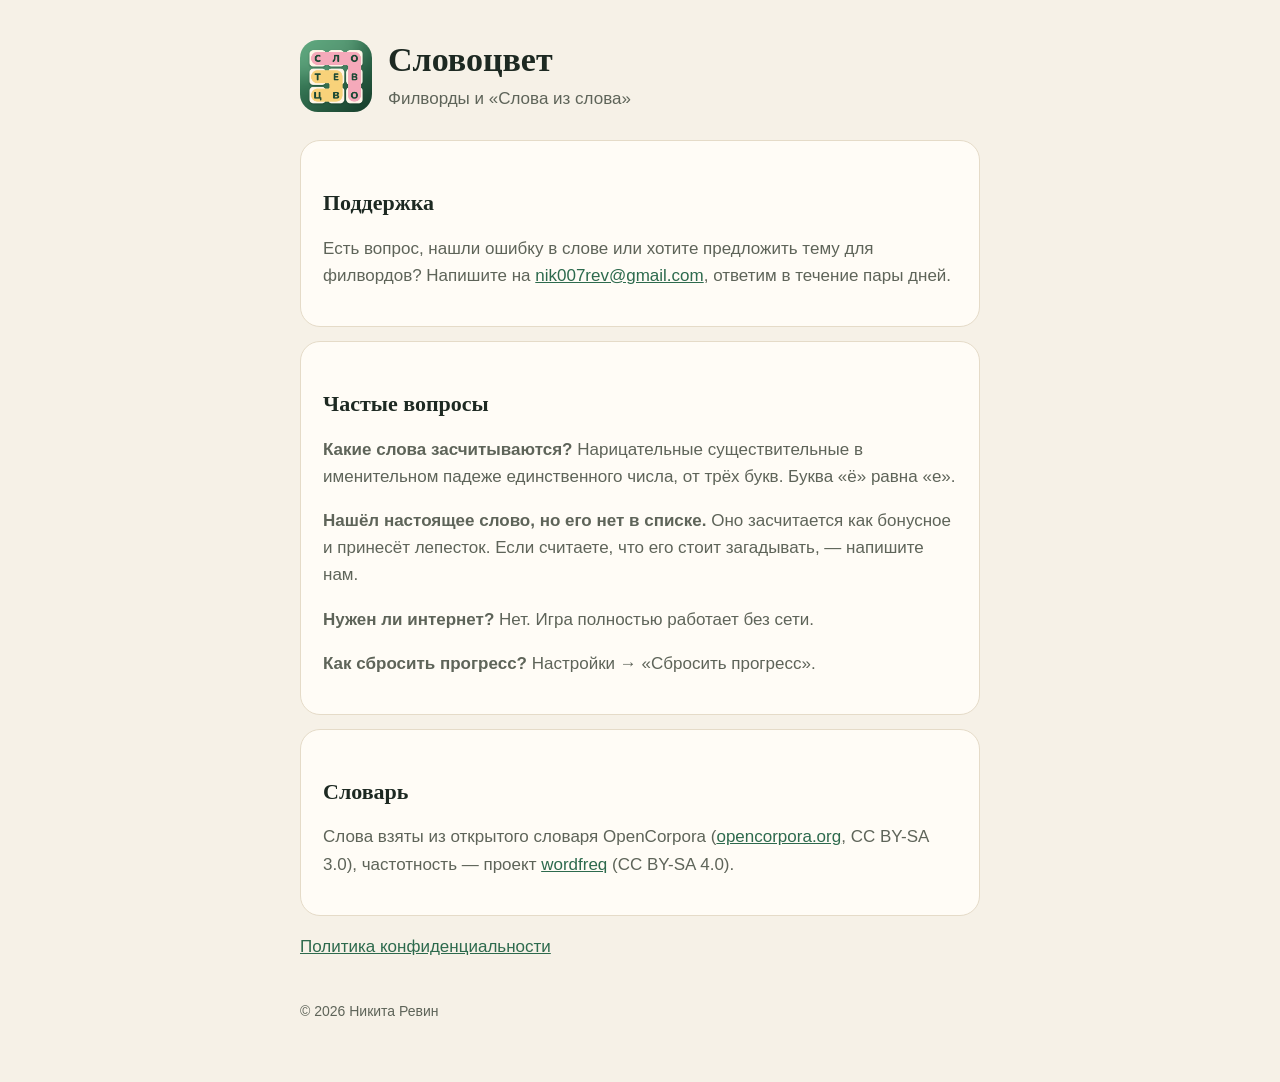
<file: index.html>
<!doctype html>
<html lang="ru"><head><meta charset="utf-8"><meta name="viewport" content="width=device-width,initial-scale=1">
<title>Словоцвет — поддержка</title><link rel="stylesheet" href="style.css"></head>
<body><main>
<header><img src="icon.png" alt="Словоцвет"><div><h1>Словоцвет</h1><p style="margin:4px 0 0">Филворды и «Слова из слова»</p></div></header>
<div class="card">
<h2>Поддержка</h2>
<p>Есть вопрос, нашли ошибку в слове или хотите предложить тему для филвордов? Напишите на <a href="mailto:nik007rev@gmail.com">nik007rev@gmail.com</a>, ответим в течение пары дней.</p>
</div>
<div class="card">
<h2>Частые вопросы</h2>
<p><b>Какие слова засчитываются?</b> Нарицательные существительные в именительном падеже единственного числа, от трёх букв. Буква «ё» равна «е».</p>
<p><b>Нашёл настоящее слово, но его нет в списке.</b> Оно засчитается как бонусное и принесёт лепесток. Если считаете, что его стоит загадывать, — напишите нам.</p>
<p><b>Нужен ли интернет?</b> Нет. Игра полностью работает без сети.</p>
<p><b>Как сбросить прогресс?</b> Настройки → «Сбросить прогресс».</p>
</div>
<div class="card">
<h2>Словарь</h2>
<p>Слова взяты из открытого словаря OpenCorpora (<a href="https://opencorpora.org">opencorpora.org</a>, CC BY-SA 3.0), частотность — проект <a href="https://github.com/rspeer/wordfreq">wordfreq</a> (CC BY-SA 4.0).</p>
</div>
<p><a href="privacy.html">Политика конфиденциальности</a></p>
<footer>© 2026 Никита Ревин</footer>
</main></body></html>
</file>
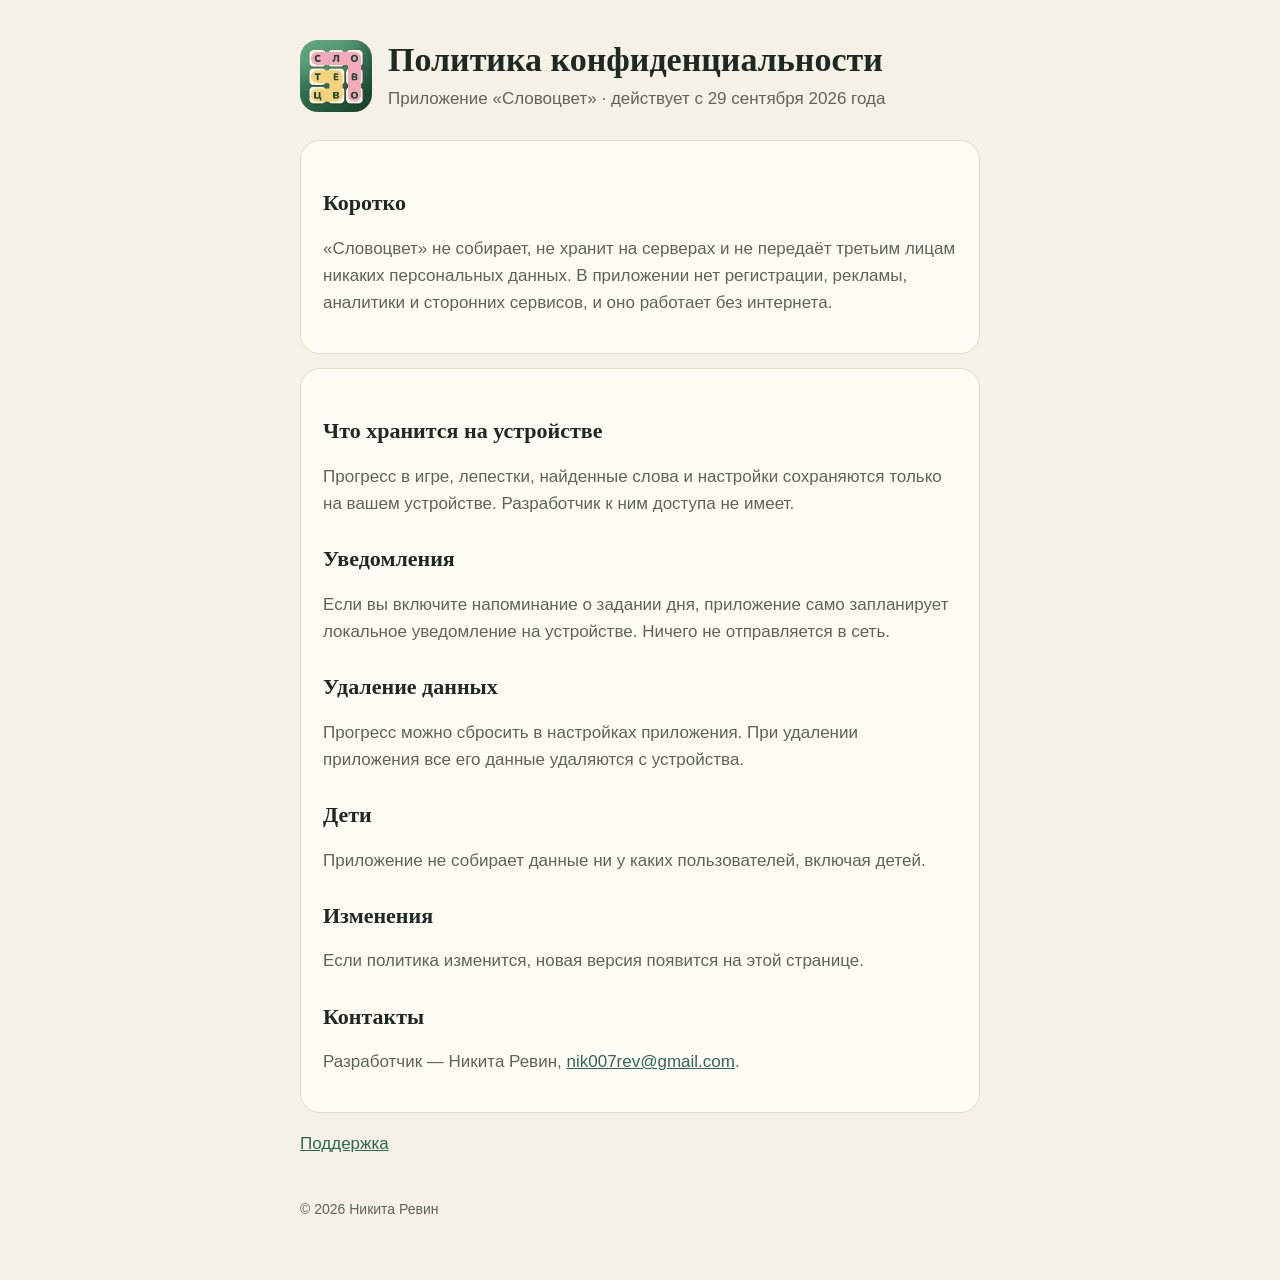
<file: privacy.html>
<!doctype html>
<html lang="ru"><head><meta charset="utf-8"><meta name="viewport" content="width=device-width,initial-scale=1">
<title>Словоцвет — политика конфиденциальности</title><link rel="stylesheet" href="style.css"></head>
<body><main>
<header><img src="icon.png" alt="Словоцвет"><div><h1>Политика конфиденциальности</h1><p style="margin:4px 0 0">Приложение «Словоцвет» · действует с 29 сентября 2026 года</p></div></header>
<div class="card">
<h2>Коротко</h2>
<p>«Словоцвет» не собирает, не хранит на серверах и не передаёт третьим лицам никаких персональных данных. В приложении нет регистрации, рекламы, аналитики и сторонних сервисов, и оно работает без интернета.</p>
</div>
<div class="card">
<h2>Что хранится на устройстве</h2>
<p>Прогресс в игре, лепестки, найденные слова и настройки сохраняются только на вашем устройстве. Разработчик к ним доступа не имеет.</p>
<h2>Уведомления</h2>
<p>Если вы включите напоминание о задании дня, приложение само запланирует локальное уведомление на устройстве. Ничего не отправляется в сеть.</p>
<h2>Удаление данных</h2>
<p>Прогресс можно сбросить в настройках приложения. При удалении приложения все его данные удаляются с устройства.</p>
<h2>Дети</h2>
<p>Приложение не собирает данные ни у каких пользователей, включая детей.</p>
<h2>Изменения</h2>
<p>Если политика изменится, новая версия появится на этой странице.</p>
<h2>Контакты</h2>
<p>Разработчик — Никита Ревин, <a href="mailto:nik007rev@gmail.com">nik007rev@gmail.com</a>.</p>
</div>
<p><a href="index.html">Поддержка</a></p>
<footer>© 2026 Никита Ревин</footer>
</main></body></html>
</file>
<file: style.css>
:root{--bg:#F6F1E7;--card:#FFFCF6;--ink:#1D2922;--muted:#5E6459;--accent:#2D6A4D;--stroke:#E5DBC8}
@media (prefers-color-scheme:dark){:root{--bg:#0F1411;--card:#19211C;--ink:#EEEBE2;--muted:#A2A99E;--accent:#6FC498;--stroke:#2B3630}}
*{box-sizing:border-box}body{margin:0;background:var(--bg);color:var(--ink);font:17px/1.6 -apple-system,BlinkMacSystemFont,"Segoe UI",Roboto,sans-serif}
main{max-width:720px;margin:0 auto;padding:40px 20px 60px}
header{display:flex;align-items:center;gap:16px;margin-bottom:28px}header img{width:72px;height:72px;border-radius:18px}
h1{font:700 34px/1.2 "New York","Georgia",serif;margin:0}h2{font:700 22px/1.3 "Georgia",serif;margin:28px 0 8px}
p,li{color:var(--muted)}a{color:var(--accent)}
.card{background:var(--card);border:1px solid var(--stroke);border-radius:20px;padding:20px 22px;margin:14px 0}
footer{margin-top:40px;font-size:14px;color:var(--muted)}
</file>
